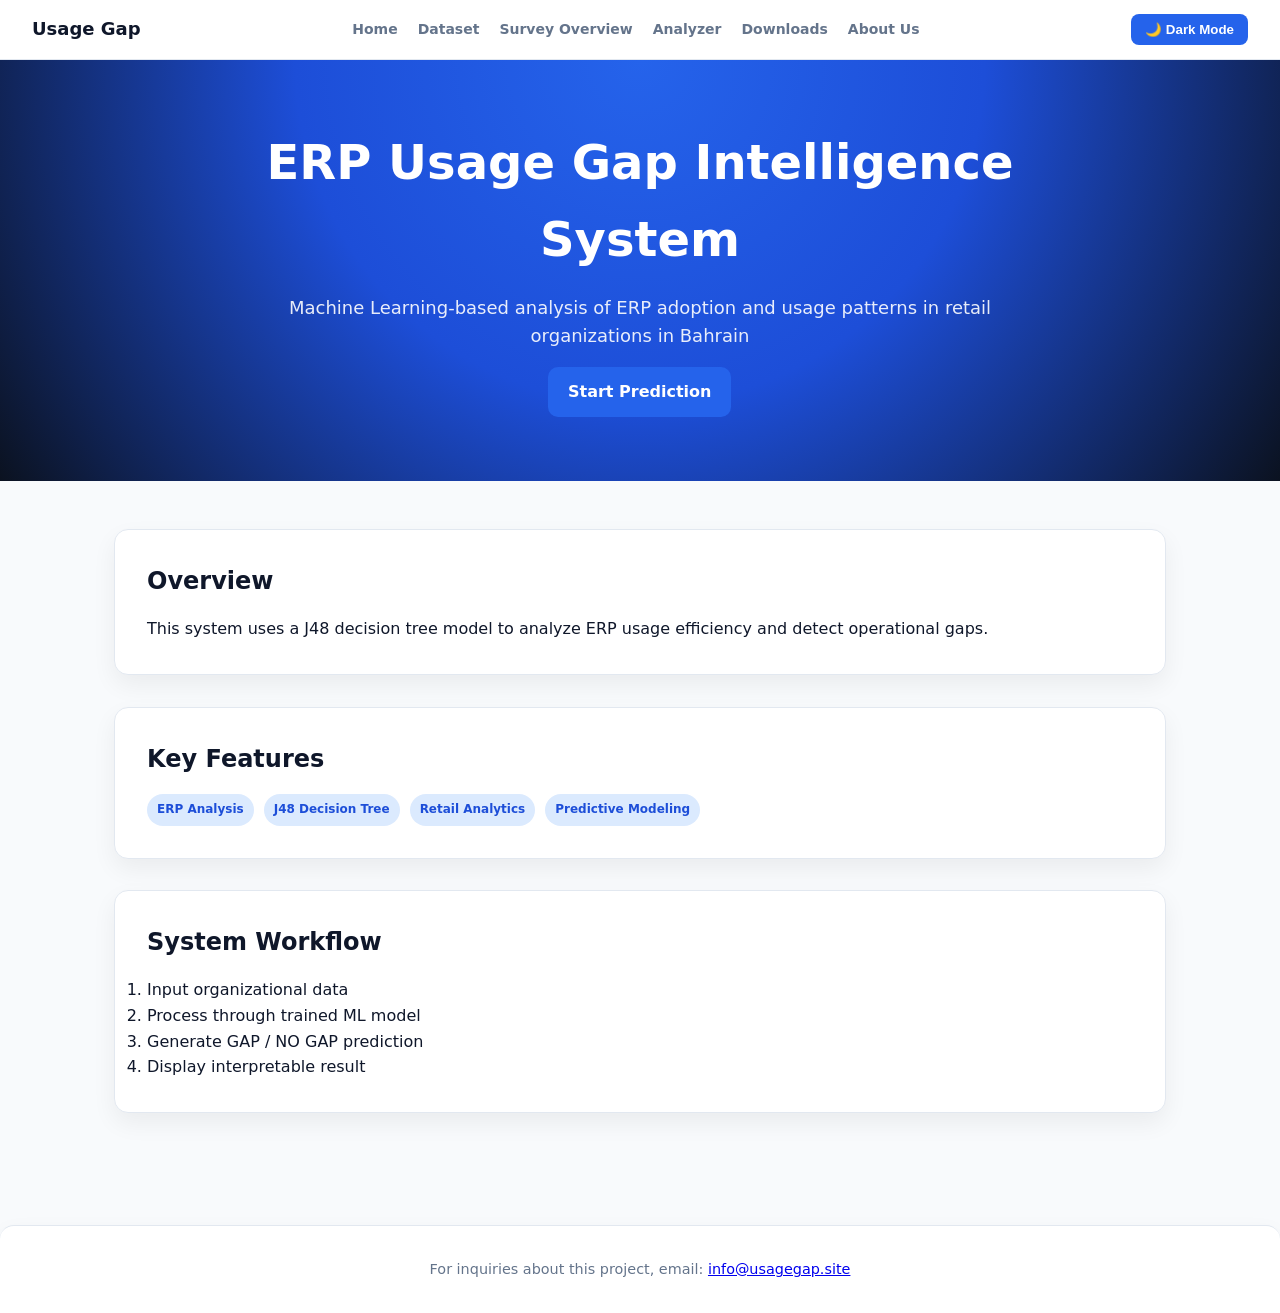
<file: website/src/main/resources/public/index.html>
<!doctype html>
<html lang="en">
<head>
<meta charset="UTF-8" />
<meta name="viewport" content="width=device-width, initial-scale=1.0"/>
<title>ERP Research Portal</title>
<link rel="stylesheet" href="theme.css"/>
</head>

<script src="mode.js"></script>
<script src="motion.js"></script>
<body>

<div id="navbar"></div>
<script>
// mode.js
fetch("navbar.html")
  .then(r => r.text())
  .then(d => {
    // Insert navbar
    document.getElementById("navbar").innerHTML = d;

    // Now the button exists
    const toggle = document.getElementById("darkModeToggle");
    const html = document.documentElement;

    // Apply saved theme
    const savedTheme = localStorage.getItem("theme");
    if (savedTheme === "dark") {
      html.setAttribute("data-theme", "dark");
      toggle.textContent = "☀️ Light Mode";
    } else {
      toggle.textContent = "🌙 Dark Mode";
    }

    // Add click listener
    toggle.addEventListener("click", () => {
      if (html.getAttribute("data-theme") === "dark") {
        html.removeAttribute("data-theme");
        localStorage.setItem("theme", "light");
        toggle.textContent = "🌙 Dark Mode";
      } else {
        html.setAttribute("data-theme", "dark");
        localStorage.setItem("theme", "dark");
        toggle.textContent = "☀️ Light Mode";
      }
    });
  });
</script>

<header class="hero">
  <h1>ERP Usage Gap Intelligence System</h1>
  <p>Machine Learning-based analysis of ERP adoption and usage patterns in retail organizations in Bahrain</p>
  <a class="btn" href="analyzer.html">Start Prediction</a>
</header>

<main class="container">

  <div class="section">
    <h2>Overview</h2>
    <p>
      This system uses a J48 decision tree model to analyze ERP usage efficiency and detect operational gaps.
    </p>
  </div>

  <div class="section">
    <h2>Key Features</h2>

    <div style="display:flex;flex-wrap:wrap;gap:10px">
      <span class="tag">ERP Analysis</span>
      <span class="tag">J48 Decision Tree</span>
      <span class="tag">Retail Analytics</span>
      <span class="tag">Predictive Modeling</span>
    </div>

  </div>

  <div class="section">
    <h2>System Workflow</h2>
    <ol>
      <li>Input organizational data</li>
      <li>Process through trained ML model</li>
      <li>Generate GAP / NO GAP prediction</li>
      <li>Display interpretable result</li>
    </ol>
  </div>

</main>

<footer class="footer">
  <p>
    For inquiries about this project, email:
    <a href="mailto:info@usagegap.site">info@usagegap.site</a>
  </p>
</footer>
</body>
</html>
</file>
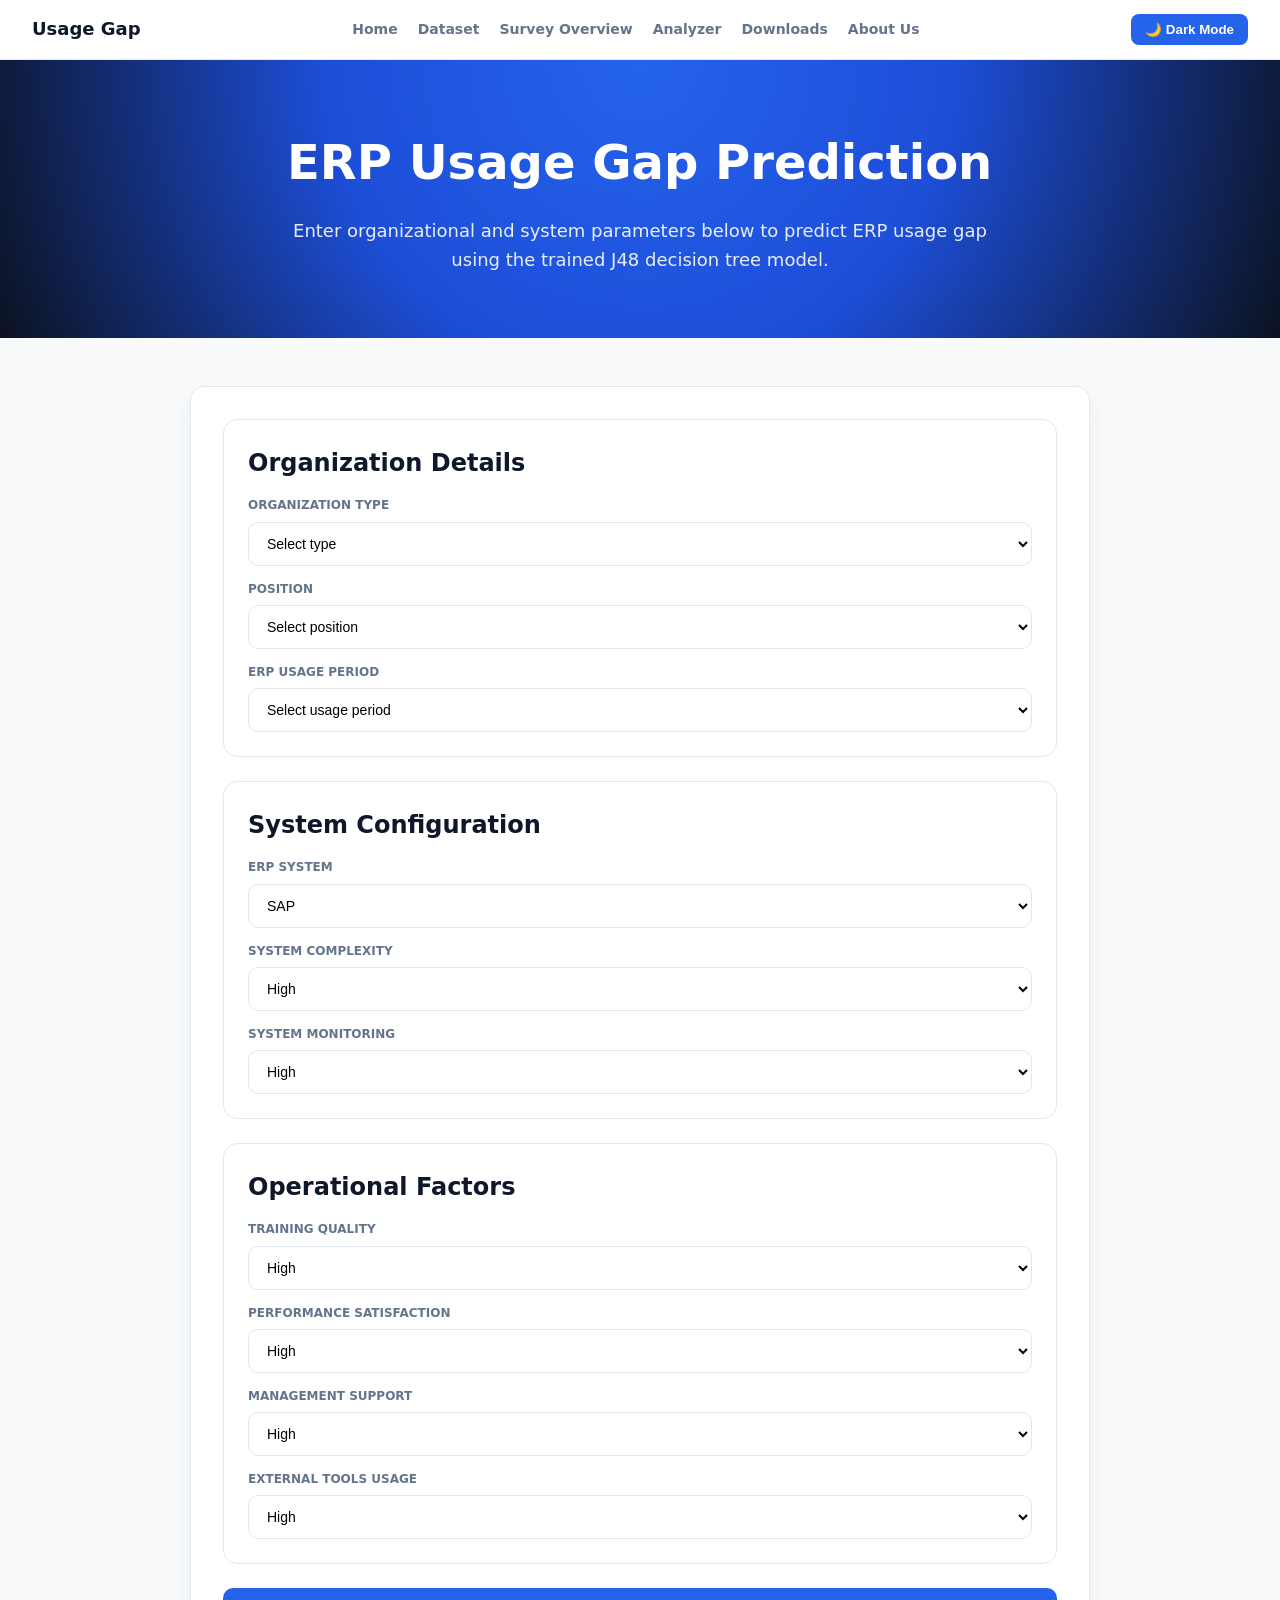
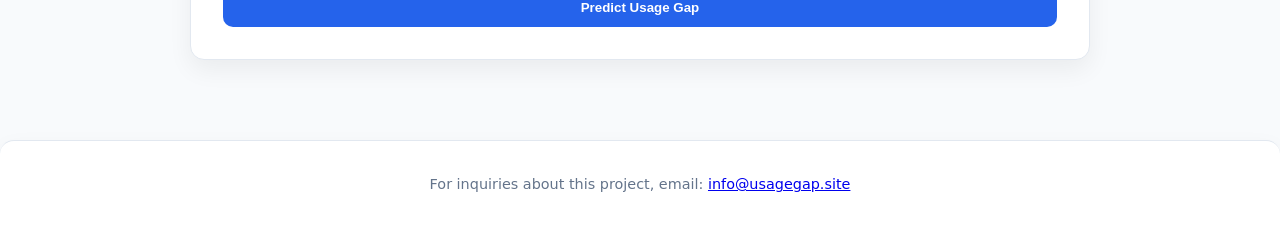
<file: website/src/main/resources/public/analyzer.html>
<!doctype html>
<html lang="en">
<head>
  <meta charset="UTF-8" />
  <meta name="viewport" content="width=device-width, initial-scale=1.0" />
  <title>ERP Usage Gap Prediction</title>
  <link rel="stylesheet" href="theme.css" />
</head>

<script src="mode.js"></script>
<script src="motion.js"></script>
<body>

<!-- NAVBAR -->
<div id="navbar"></div>

<script>
// mode.js
fetch("navbar.html")
  .then(r => r.text())
  .then(d => {
    // Insert navbar
    document.getElementById("navbar").innerHTML = d;

    // Now the button exists
    const toggle = document.getElementById("darkModeToggle");
    const html = document.documentElement;

    // Apply saved theme
    const savedTheme = localStorage.getItem("theme");
    if (savedTheme === "dark") {
      html.setAttribute("data-theme", "dark");
      toggle.textContent = "☀️ Light Mode";
    } else {
      toggle.textContent = "🌙 Dark Mode";
    }

    // Add click listener
    toggle.addEventListener("click", () => {
      if (html.getAttribute("data-theme") === "dark") {
        html.removeAttribute("data-theme");
        localStorage.setItem("theme", "light");
        toggle.textContent = "🌙 Dark Mode";
      } else {
        html.setAttribute("data-theme", "dark");
        localStorage.setItem("theme", "dark");
        toggle.textContent = "☀️ Light Mode";
      }
    });
  });
</script>

<!-- ================= HERO HEADER ================= -->
<header class="hero">
  <h1>ERP Usage Gap Prediction</h1>
  <p>
    Enter organizational and system parameters below to predict ERP usage gap using the trained J48 decision tree model.
  </p>
</header>

<!-- ================= FORM ================= -->
<main class="container">

  <div class="form-container">

    <form action="/predict" method="POST">

      <!-- SECTION 1 -->
      <div class="form-section">
        <h2>Organization Details</h2>

        <div class="form-group">
          <label>Organization Type</label>
          <select name="ORG_TYPE" required>
            <option value="">Select type</option>
            <option>Supermarket / Hypermarket</option>
            <option>Clothing / Fashion</option>
            <option>Electronics</option>
            <option>Pharmacy</option>
            <option>Other</option>
          </select>
        </div>

        <div class="form-group">
          <label>Position</label>
          <select name="POSITION" required>
            <option value="">Select position</option>
            <option>Clerk / Staff</option>
            <option>Manager</option>
            <option>Supervisor</option>
            <option>Senior Management</option>
          </select>
        </div>

        <div class="form-group">
          <label>ERP Usage Period</label>
          <select name="USG_PERIOD" required>
            <option value="">Select usage period</option>
            <option value="lt6m">Less than 6 months</option>
            <option value="6m_1y">6 months to 1 year</option>
            <option value="1_2y">1 to 2 years</option>
            <option value="2_5y">2 to 5 years</option>
            <option value="gt5y">More than 5 years</option>
          </select>
        </div>

      </div>

      <!-- SECTION 2 -->
      <div class="form-section">
        <h2>System Configuration</h2>

        <div class="form-group">
          <label>ERP System</label>
          <select name="ERP_SYS" required>
            <option>SAP</option>
            <option>Oracle</option>
            <option>Microsoft Dynamics</option>
            <option>Odoo</option>
          </select>
        </div>

        <div class="form-group">
          <label>System Complexity</label>
          <select name="COMPLEXITY">
            <option>High</option>
            <option>Low</option>
          </select>
        </div>

        <div class="form-group">
          <label>System Monitoring</label>
          <select name="MONITOR">
            <option>High</option>
            <option>Low</option>
          </select>
        </div>

      </div>

      <!-- SECTION 3 -->
      <div class="form-section">
        <h2>Operational Factors</h2>

        <div class="form-group">
          <label>Training Quality</label>
          <select name="TRAINING">
            <option>High</option>
            <option>Low</option>
          </select>
        </div>

        <div class="form-group">
          <label>Performance Satisfaction</label>
          <select name="PERFORMANCE">
            <option>High</option>
            <option>Low</option>
          </select>
        </div>

        <div class="form-group">
          <label>Management Support</label>
          <select name="MGT_SUPPORT">
            <option>High</option>
            <option>Low</option>
          </select>
        </div>

        <div class="form-group">
          <label>External Tools Usage</label>
          <select name="EXTERNAL_TOOLS">
            <option>High</option>
            <option>Low</option>
          </select>
        </div>

      </div>

      <!-- SUBMIT -->
      <button class="btn" type="submit">Predict Usage Gap</button>

    </form>

  </div>

</main>

<footer class="footer">
  <p>
    For inquiries about this project, email:
    <a href="mailto:info@usagegap.site">info@usagegap.site</a>
  </p>
</footer>
</body>
</html>
</file>
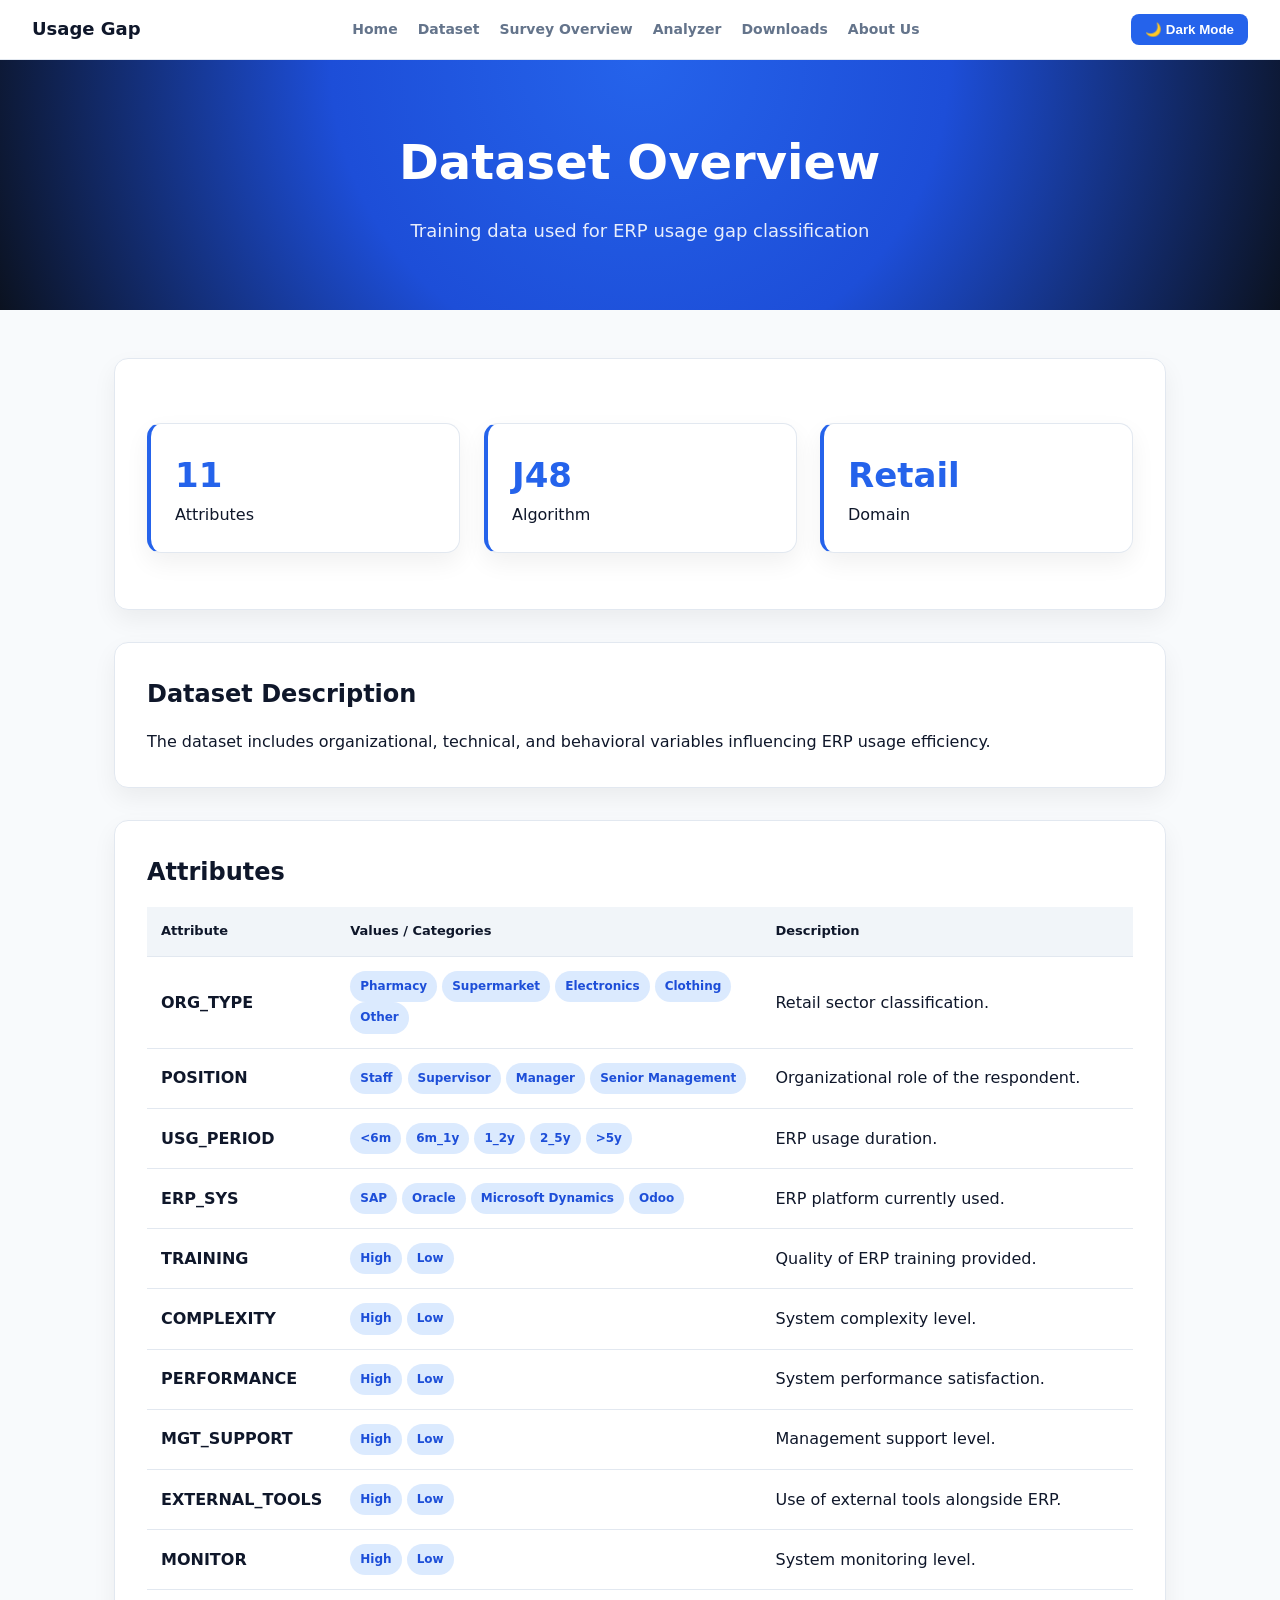
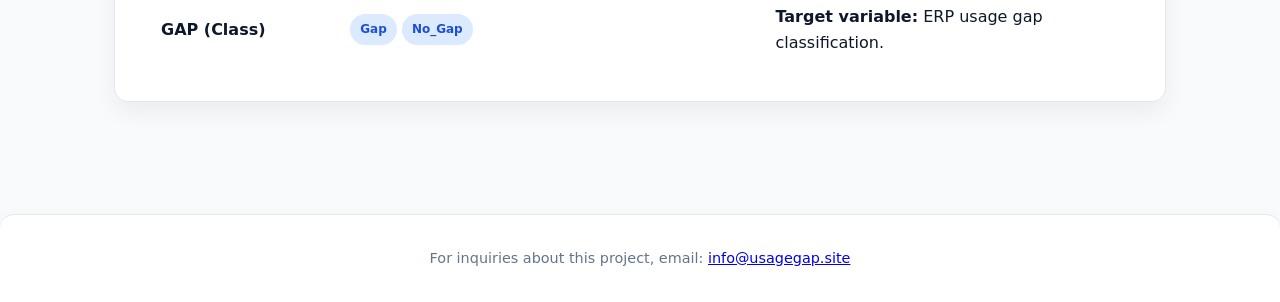
<file: website/src/main/resources/public/dataset.html>
<!doctype html>
<html lang="en">
<head>
<meta charset="UTF-8"/>
<meta name="viewport" content="width=device-width, initial-scale=1.0"/>
<title>Dataset</title>
<link rel="stylesheet" href="theme.css"/>
</head>

<script src="mode.js"></script>
<script src="motion.js"></script>
<body>

<div id="navbar"></div>
<script>
// mode.js
fetch("navbar.html")
  .then(r => r.text())
  .then(d => {
    // Insert navbar
    document.getElementById("navbar").innerHTML = d;

    // Now the button exists
    const toggle = document.getElementById("darkModeToggle");
    const html = document.documentElement;

    // Apply saved theme
    const savedTheme = localStorage.getItem("theme");
    if (savedTheme === "dark") {
      html.setAttribute("data-theme", "dark");
      toggle.textContent = "☀️ Light Mode";
    } else {
      toggle.textContent = "🌙 Dark Mode";
    }

    // Add click listener
    toggle.addEventListener("click", () => {
      if (html.getAttribute("data-theme") === "dark") {
        html.removeAttribute("data-theme");
        localStorage.setItem("theme", "light");
        toggle.textContent = "🌙 Dark Mode";
      } else {
        html.setAttribute("data-theme", "dark");
        localStorage.setItem("theme", "dark");
        toggle.textContent = "☀️ Light Mode";
      }
    });
  });
</script>

<header class="hero">
  <h1>Dataset Overview</h1>
  <p>Training data used for ERP usage gap classification</p>
</header>

<main class="container">

  <div class="section">

    <div class="stats">

      <div class="card">
        <h2>11</h2>
        <p>Attributes</p>
      </div>

      <div class="card">
        <h2>J48</h2>
        <p>Algorithm</p>
      </div>

      <div class="card">
        <h2>Retail</h2>
        <p>Domain</p>
      </div>

    </div>

  </div>

  <div class="section">
    <h2>Dataset Description</h2>
    <p>
      The dataset includes organizational, technical, and behavioral variables influencing ERP usage efficiency.
    </p>
  </div>

  <div class="section">
    <h2>Attributes</h2>

            <div class="table-wrapper">
            <table>

                <thead>
                    <tr>
                        <th>Attribute</th>
                        <th>Values / Categories</th>
                        <th>Description</th>
                    </tr>
                </thead>

                <tbody>

                    <tr>
                        <td><strong>ORG_TYPE</strong></td>
                        <td>
                            <span class="tag">Pharmacy</span>
                            <span class="tag">Supermarket</span>
                            <span class="tag">Electronics</span>
                            <span class="tag">Clothing</span>
                            <span class="tag">Other</span>
                        </td>
                        <td>Retail sector classification.</td>
                    </tr>

                    <tr>
                        <td><strong>POSITION</strong></td>
                        <td>
                            <span class="tag">Staff</span>
                            <span class="tag">Supervisor</span>
                            <span class="tag">Manager</span>
                            <span class="tag">Senior Management</span>
                        </td>
                        <td>Organizational role of the respondent.</td>
                    </tr>

                    <tr>
                        <td><strong>USG_PERIOD</strong></td>
                        <td>
                            <span class="tag">&lt;6m</span>
                            <span class="tag">6m_1y</span>
                            <span class="tag">1_2y</span>
                            <span class="tag">2_5y</span>
                            <span class="tag">&gt;5y</span>
                        </td>
                        <td>ERP usage duration.</td>
                    </tr>

                    <tr>
                        <td><strong>ERP_SYS</strong></td>
                        <td>
                            <span class="tag">SAP</span>
                            <span class="tag">Oracle</span>
                            <span class="tag">Microsoft Dynamics</span>
                            <span class="tag">Odoo</span>
                        </td>
                        <td>ERP platform currently used.</td>
                    </tr>

                    <tr>
                        <td><strong>TRAINING</strong></td>
                        <td>
                            <span class="tag">High</span>
                            <span class="tag">Low</span>
                        </td>
                        <td>Quality of ERP training provided.</td>
                    </tr>

                    <tr>
                        <td><strong>COMPLEXITY</strong></td>
                        <td>
                            <span class="tag">High</span>
                            <span class="tag">Low</span>
                        </td>
                        <td>System complexity level.</td>
                    </tr>

                    <tr>
                        <td><strong>PERFORMANCE</strong></td>
                        <td>
                            <span class="tag">High</span>
                            <span class="tag">Low</span>
                        </td>
                        <td>System performance satisfaction.</td>
                    </tr>

                    <tr>
                        <td><strong>MGT_SUPPORT</strong></td>
                        <td>
                            <span class="tag">High</span>
                            <span class="tag">Low</span>
                        </td>
                        <td>Management support level.</td>
                    </tr>

                    <tr>
                        <td><strong>EXTERNAL_TOOLS</strong></td>
                        <td>
                            <span class="tag">High</span>
                            <span class="tag">Low</span>
                        </td>
                        <td>Use of external tools alongside ERP.</td>
                    </tr>

                    <tr>
                        <td><strong>MONITOR</strong></td>
                        <td>
                            <span class="tag">High</span>
                            <span class="tag">Low</span>
                        </td>
                        <td>System monitoring level.</td>
                    </tr>

                    <tr>
                        <td><strong>GAP (Class)</strong></td>
                        <td>
                            <span class="tag">Gap</span>
                            <span class="tag">No_Gap</span>
                        </td>
                        <td>
                            <strong>Target variable:</strong> ERP usage gap classification.
                        </td>
                    </tr>

                </tbody>

            </table>

  </div>

</main>

<footer class="footer">
  <p>
    For inquiries about this project, email:
    <a href="mailto:info@usagegap.site">info@usagegap.site</a>
  </p>
</footer>
</body>
</html>
</file>
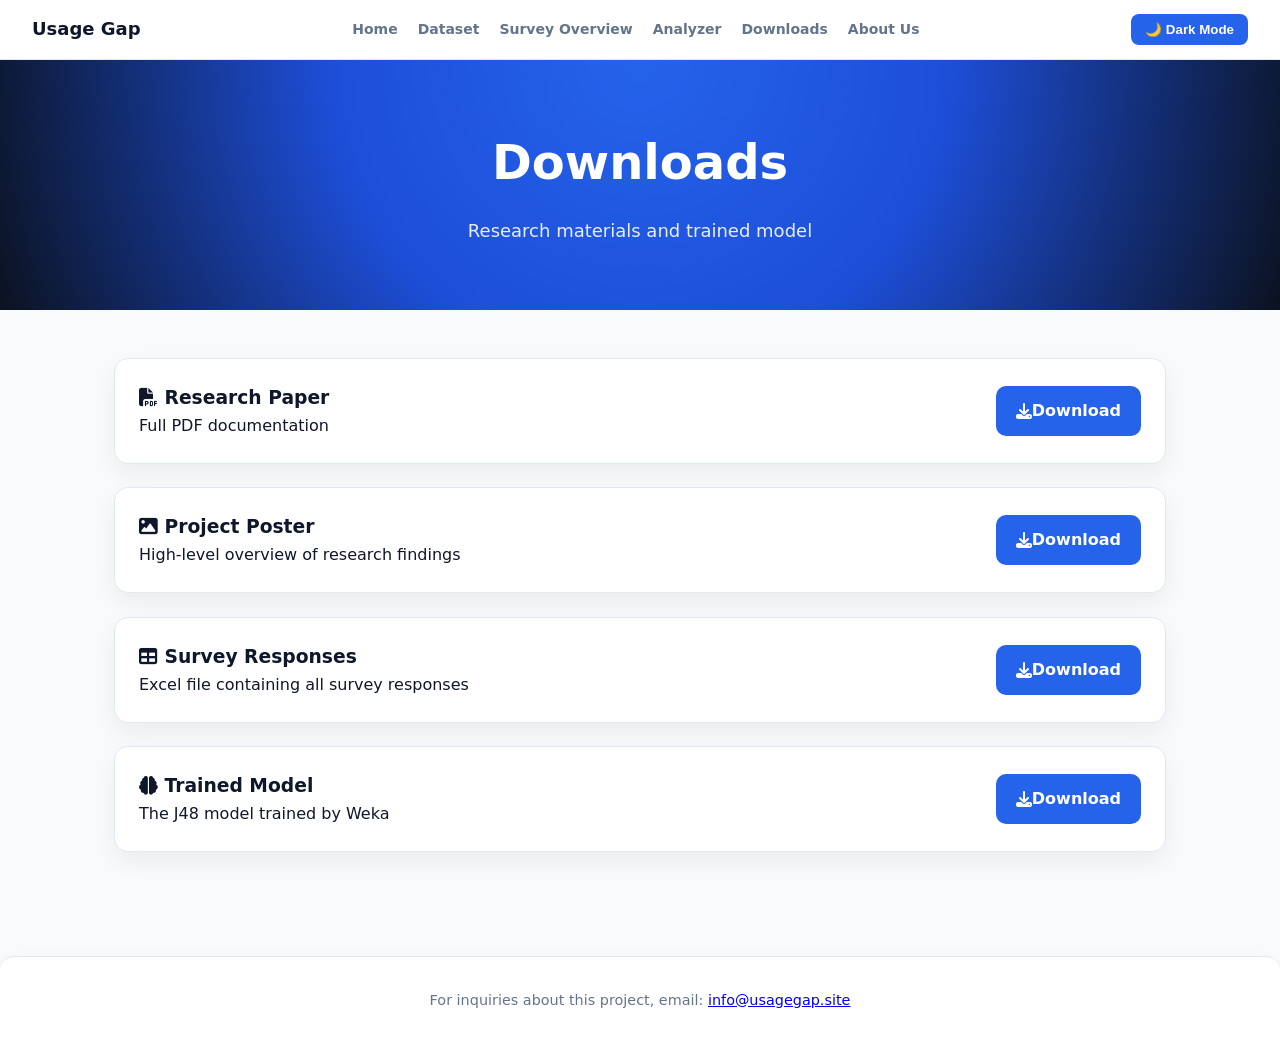
<file: website/src/main/resources/public/download.html>
<!doctype html>
<html>
  <head>
    <title>Downloads</title>
    <link rel="stylesheet" href="theme.css" />
    <link
      rel="stylesheet"
      href="https://cdnjs.cloudflare.com/ajax/libs/font-awesome/6.5.0/css/all.min.css"
    />
    <meta name="viewport" content="width=device-width, initial-scale=1.0" />
  </head>

  <script src="motion.js"></script>
  <body>
    <div id="navbar"></div>
    <script src="mode.js"></script>
    <script>
      // mode.js
      fetch("navbar.html")
        .then((r) => r.text())
        .then((d) => {
          // Insert navbar
          document.getElementById("navbar").innerHTML = d;

          // Now the button exists
          const toggle = document.getElementById("darkModeToggle");
          const html = document.documentElement;

          // Apply saved theme
          const savedTheme = localStorage.getItem("theme");
          if (savedTheme === "dark") {
            html.setAttribute("data-theme", "dark");
            toggle.textContent = "☀️ Light Mode";
          } else {
            toggle.textContent = "🌙 Dark Mode";
          }

          // Add click listener
          toggle.addEventListener("click", () => {
            if (html.getAttribute("data-theme") === "dark") {
              html.removeAttribute("data-theme");
              localStorage.setItem("theme", "light");
              toggle.textContent = "🌙 Dark Mode";
            } else {
              html.setAttribute("data-theme", "dark");
              localStorage.setItem("theme", "dark");
              toggle.textContent = "☀️ Light Mode";
            }
          });
        });
    </script>
    <header class="hero">
      <h1>Downloads</h1>
      <p>Research materials and trained model</p>
    </header>

    <main class="container">
      <div class="download-card">
        <div>
          <h3><i class="fa-solid fa-file-pdf"></i> Research Paper</h3>
          <p>Full PDF documentation</p>
        </div>
        <a class="btn" href="full-research.pdf">
          <i class="fa-solid fa-download"></i> Download
        </a>
      </div>

      <div class="download-card">
        <div>
          <h3><i class="fa-solid fa-image"></i> Project Poster</h3>
          <p>High-level overview of research findings</p>
        </div>
        <a class="btn" href="poster.pdf">
          <i class="fa-solid fa-download"></i> Download
        </a>
      </div>

      <div class="download-card">
        <div>
          <h3><i class="fa-solid fa-table"></i> Survey Responses</h3>
          <p>Excel file containing all survey responses</p>
        </div>
        <a class="btn" href="responses.xlsx">
          <i class="fa-solid fa-download"></i> Download
        </a>
      </div>

      <div class="download-card">
        <div>
          <h3><i class="fa-solid fa-brain"></i> Trained Model</h3>
          <p>The J48 model trained by Weka</p>
        </div>
        <a class="btn" href="T1.model">
          <i class="fa-solid fa-download"></i> Download
        </a>
      </div>
    </main>
    <footer class="footer">
      <p>
        For inquiries about this project, email:
        <a href="mailto:info@usagegap.site">info@usagegap.site</a>
      </p>
    </footer>
  </body>
</html>
</file>
<file: website/src/main/resources/public/theme.css>
/* =========================================================
   ERP RESEARCH PORTAL — MODERN DESIGN SYSTEM (REBUILT)
========================================================= */

/* =========================
   RESET
========================= */

* {
  margin: 0;
  padding: 0;
  box-sizing: border-box;
}

html {
  scroll-behavior: smooth;
}

body {
  font-family: Inter, "Segoe UI", system-ui, sans-serif;
  line-height: 1.6;
  background: var(--bg);
  color: var(--text);
}

/* =========================
   DESIGN TOKENS
========================= */

:root {
  /* BRAND */
  --primary: #2563eb;
  --primary-dark: #1d4ed8;
  --secondary: #7c3aed;

  /* STATUS */
  --success: #10b981;
  --danger: #ef4444;
  --warning: #f59e0b;

  /* BACKGROUND */
  --bg: #f8fafc;
  --surface: #ffffff;
  --surface-2: #f1f5f9;

  /* TEXT */
  --text: #0f172a;
  --text-light: #64748b;

  /* UI */
  --border: #e2e8f0;
  --shadow: 0 10px 25px rgba(0, 0, 0, 0.06);

  --radius: 14px;

  /* SPACING */
  --s1: 4px;
  --s2: 8px;
  --s3: 12px;
  --s4: 16px;
  --s5: 24px;
  --s6: 32px;
  --s7: 48px;
  --s8: 64px;
}

/* =========================
   DARK MODE
========================= */
/* Always light, even in dark mode */
.container .kpi-card,
.container .chart-card,
.container .form-container {
  background: #fff !important;
  color: #0f172a !important;
  border-color: #e2e8f0 !important;
  box-shadow: 0 10px 25px rgba(0,0,0,0.06) !important;
}

[data-theme="dark"] {
  /* Main background & surfaces */
  --bg: #0a0f1b;           /* very dark main background */
  --surface: #111827;      /* form sections, cards */
  --surface-2: #1f2937;    /* secondary surfaces like hover states, select dropdowns */

  /* Text */
  --text: #f0f4f8;         /* main readable text */
  --text-light: #94a3b8;   /* secondary/muted text */
  
  /* Borders and shadows */
  --border: rgba(255, 255, 255, 0.12);   /* subtle border for inputs & sections */
  --shadow: 0 12px 30px rgba(0, 0, 0, 0.5); /* deeper shadow for floating elements */

  /* Brand / highlights */
  --primary: #2563eb;       /* blue (hero gradient & buttons) */
  --primary-dark: #1e40af;  /* hover for buttons */
  --secondary: #7c3aed;     /* purple accents */
  --success: #10b981;
  --danger: #ef4444;
  --warning: #f59e0b;
}

/* ================= Dark form tweaks ================= */
[data-theme="dark"] .form-container,
[data-theme="dark"] .form-section {
  background: var(--surface);
  border: 1px solid var(--border);
  color: var(--text);
}

[data-theme="dark"] label {
  color: var(--text-light);
}

[data-theme="dark"] input,
[data-theme="dark"] select,
[data-theme="dark"] textarea {
  background: var(--surface-2);
  border: 1px solid var(--border);
  color: var(--text);
}

[data-theme="dark"] input:focus,
[data-theme="dark"] select:focus,
[data-theme="dark"] textarea:focus {
  border-color: var(--primary);
  box-shadow: 0 0 0 4px rgba(37, 99, 235, 0.15);
}

[data-theme="dark"] button.btn {
  background: var(--primary);
  color: #fff;
}

[data-theme="dark"] button.btn:hover {
  background: var(--primary-dark);
  transform: translateY(-1px);
}

/* Footer */
[data-theme="dark"] .footer {
  background: var(--surface);
  color: var(--text-light);
  border-top: 1px solid var(--border);
  box-shadow: var(--shadow);
}

/* Hero stays blue — untouched */
[data-theme="dark"] .hero {
  background: radial-gradient(circle at top, #2563eb, #1d4ed8 45%, var(--bg));
  color: white;
}

[data-theme="dark"] .footer {
  /* override dark mode variables specifically for footer */
  background: var(--surface) !important;
  color: var(--text) !important;
  border-top: 1px solid var(--border) !important;
}

[data-theme="dark"] .footer a {
  color: var(--primary) !important;
}

/* =========================
   LAYOUT
========================= */

.container {
  max-width: 1100px;
  margin: auto;
  padding: var(--s7) var(--s5);
  gap: var(--s5);
}

.section {
  background: var(--surface);
  border: 1px solid var(--border);
  border-radius: var(--radius);
  padding: var(--s6);
  margin-bottom: var(--s6);
  box-shadow: var(--shadow);
  display: flex;
  flex-direction: column;
  gap: var(--s4);
}

/* =========================
   NAVBAR (MODERN CLEAN)
========================= */

.navbar {
  position: sticky;
  top: 0;
  z-index: 999;

  display: flex;
  justify-content: space-between;
  align-items: center;

  padding: 14px 32px;

  background: rgba(255, 255, 255, 0.85);
  backdrop-filter: blur(14px);

  border-bottom: 1px solid var(--border);
  background: var(--surface);           /* use variable instead of fixed rgba */
  color: var(--text);                   /* use text variable */
}

.navbar .brand {
  font-weight: 800;
  font-size: 18px;
  color: var(--text);
  text-decoration: none;
}

.nav-links {
  display: flex;
  gap: 20px;
}

.navbar a {
  color: var(--text-light);
  text-decoration: none;
  font-size: 14px;
  font-weight: 600;
  position: relative;
  transition: 0.2s;
}

.navbar a:hover {
  color: var(--primary);
  transform: scale(1.2);
}

/* =========================
   HERO (CLEAN SaaS STYLE)
========================= */

.hero {
  padding: var(--s8) var(--s5);
  text-align: center;

  background: radial-gradient(circle at top, #2563eb, #1d4ed8 45%, #0b1220);

  color: white;

  display: flex;
  flex-direction: column;
  align-items: center;
  gap: var(--s4);
}

.hero h1 {
  font-size: 48px;
  max-width: 900px;
}

.hero p {
  font-size: 18px;
  max-width: 720px;
  opacity: 0.9;
}

/* =========================
   BUTTONS
========================= */

.btn,
button,
.dl-btn,
a.btn {
  display: inline-flex;
  align-items: center;
  justify-content: center;

  padding: 12px 20px;
  border-radius: 10px;

  border: none;
  cursor: pointer;

  background: var(--primary);
  color: white;

  font-weight: 600;
  text-decoration: none;

  transition: 0.2s;
}

.btn:hover,
button:hover,
.dl-btn:hover {
  background: var(--primary-dark);
  transform: translateY(-1px);
}

/* =========================
   CARDS
========================= */

.card,
.download-card,
.form-container,
.poster-frame,
.result-card {
  background: var(--surface);
  border: 1px solid var(--border);
  border-radius: var(--radius);
  box-shadow: var(--shadow);
  margin-bottom: var(--s5);
}

/* =========================
   STATS
========================= */

.stats {
  display: grid;
  grid-template-columns: repeat(auto-fit, minmax(220px, 1fr));
  gap: var(--s5);
  margin-top: var(--s6);
}

.stats .card {
  padding: var(--s5);
  border-left: 4px solid var(--primary);
}

.stats h2 {
  font-size: 34px;
  color: var(--primary);
}

/* =========================
   TABLES (MODERNIZED)
========================= */

.table-wrapper {
  overflow-x: auto;
}

table {
  width: 100%;
  border-collapse: collapse;
}

th {
  text-align: left;
  padding: 14px;
  background: var(--surface-2);
  font-size: 13px;
}

td {
  padding: 14px;
  border-top: 1px solid var(--border);
}

tr:hover {
  background: var(--surface-2);
}

/* =========================
   FORMS (ANALYZER FIXED UX)
========================= */

.form-container {
  max-width: 900px;
  margin: auto;
  padding: var(--s6);
}

form {
  display: grid;
  grid-template-columns: 1fr 1fr;
  gap: 24px;
}

.form-section {
  grid-column: span 2;

  display: flex;
  flex-direction: column;
  gap: 14px;

  padding: 24px;
  border: 1px solid var(--border);
  border-radius: var(--radius);
  background: var(--surface);
}

.form-group {
  display: flex;
  flex-direction: column;
  gap: 6px;
}

label {
  font-size: 12px;
  font-weight: 700;
  color: var(--text-light);
  text-transform: uppercase;
}

input,
select,
textarea {
  padding: 12px 14px;
  border-radius: 10px;
  border: 1px solid var(--border);
  background: var(--surface);
  font-size: 14px;
}

input:focus,
select:focus,
textarea:focus {
  outline: none;
  border-color: var(--primary);
  box-shadow: 0 0 0 4px rgba(37, 99, 235, 0.15);
}

button {
  grid-column: span 2;
}

/* =========================
   TAGS
========================= */

.tag {
  display: inline-block;
  padding: 6px 10px;
  border-radius: 999px;

  background: #dbeafe;
  color: #1d4ed8;

  font-size: 12px;
  font-weight: 600;
}

/* =========================
   INFO BOX
========================= */

.info {
  padding: 16px;
  border-radius: 12px;

  background: #eff6ff;
  border-left: 4px solid var(--primary);
}

/* =========================
   DOWNLOAD CARDS
========================= */

.download-card {
  display: flex;
  justify-content: space-between;
  align-items: center;
  padding: 24px;
  gap: 20px;
}

/* =========================
   RESULT PAGE
========================= */

.result-page,
.error-page {
  min-height: 100vh;
  display: flex;
  justify-content: center;
  align-items: center;
  background: var(--bg);
}

.result-card,
.error-card {
  max-width: 520px;
  padding: 40px;
  text-align: center;
  border-radius: 16px;
}

/* =========================
   BADGES
========================= */

.badge {
  display: inline-block;
  padding: 14px 26px;
  border-radius: 999px;
  font-weight: 800;
  color: white;
}

.badge-gap {
  background: linear-gradient(135deg, #ef4444, #dc2626);
}

.badge-no-gap {
  background: linear-gradient(135deg, #10b981, #059669);
}

/* =========================
   RESPONSIVE
========================= */

@media (max-width: 768px) {
  .hero h1 {
    font-size: 34px;
  }

  form {
    grid-template-columns: 1fr;
  }

  button {
    grid-column: span 1;
  }

  .navbar {
    flex-direction: column;
    gap: 10px;
  }

  .nav-links {
    flex-wrap: wrap;
    justify-content: center;
  }

  .download-card {
    flex-direction: column;
    align-items: flex-start;
  }
}

.card img {
  box-shadow: 0 4px 10px rgba(0, 0, 0, 0.08);
}

.error-card {
  max-width: 600px;
  margin: auto;
  text-align: center;
}

/* =========================
   MOTION SYSTEM (NEW)
========================= */

/* Base animation state */
.reveal {
  opacity: 0;
  transform: translateY(24px);
  transition: all 0.8s cubic-bezier(0.2, 0.8, 0.2, 1);
  will-change: transform, opacity;
}

.reveal.visible {
  opacity: 1;
  transform: translateY(0);
}

/* HERO DRAMATIC ENTRY */
.hero h1 {
  animation: heroTitle 1s ease-out both;
}

.hero p {
  animation: heroText 1.2s ease-out both;
  animation-delay: 0.2s;
}

.hero .btn {
  animation: heroButton 1.4s ease-out both;
  animation-delay: 0.4s;
}

@keyframes heroTitle {
  from {
    opacity: 0;
    transform: translateY(40px) scale(0.98);
  }
  to {
    opacity: 1;
    transform: translateY(0) scale(1);
  }
}

@keyframes heroText {
  from {
    opacity: 0;
    transform: translateY(25px);
  }
  to {
    opacity: 0.9;
    transform: translateY(0);
  }
}

@keyframes heroButton {
  from {
    opacity: 0;
    transform: translateY(20px) scale(0.95);
  }
  to {
    opacity: 1;
    transform: translateY(0) scale(1);
  }
}

/* CARD FLOAT EFFECT (hover interaction upgrade) */
.card,
.section,
.download-card {
  transition:
    transform 0.3s ease,
    box-shadow 0.3s ease;
}

.card:hover,
.section:hover,
.download-card:hover {
  transform: translateY(-6px);
  box-shadow: 0 18px 40px rgba(0, 0, 0, 0.12);
}

/* STAGGER ANIMATION HELP */
.stagger > * {
  opacity: 0;
  transform: translateY(18px);
  animation: staggerIn 0.6s ease forwards;
}

.stagger > *:nth-child(1) {
  animation-delay: 0.05s;
}
.stagger > *:nth-child(2) {
  animation-delay: 0.1s;
}
.stagger > *:nth-child(3) {
  animation-delay: 0.15s;
}
.stagger > *:nth-child(4) {
  animation-delay: 0.2s;
}

@keyframes staggerIn {
  to {
    opacity: 1;
    transform: translateY(0);
  }
}

/* SMOOTH PAGE ENTRY */
body {
  animation: pageIn 0.6s ease-out;
}

@keyframes pageIn {
  from {
    opacity: 0;
    filter: blur(6px);
  }
  to {
    opacity: 1;
    filter: blur(0);
  }
}

/* =========================
   PROFILE STYLE (UNIFIED LOOK)
========================= */

.profile-card {
  display: flex;
  align-items: center;
  gap: 18px;

  padding: 16px;
  border-radius: 14px;

  background: var(--surface);
  border: 1px solid var(--border);

  transition:
    transform 0.3s ease,
    box-shadow 0.3s ease;
}

.profile-card:hover {
  transform: translateY(-8px) scale(1.01);
  box-shadow: 0 22px 50px rgba(0, 0, 0, 0.14);
}

/* SMALL AVATAR STYLE (like personal photo) */
.profile-avatar {
  width: 64px;
  height: 64px;

  object-fit: cover;

  border-radius: 14px;
  background: white;
  padding: 6px;

  box-shadow: 0 6px 16px rgba(0, 0, 0, 0.08);
}

/* TEXT ALIGNMENT */
.profile-info p {
  margin: 0;
  color: var(--text-light);
  line-height: 1.6;
}

@media (max-width: 600px) {
  .profile-card {
    flex-direction: column;
    text-align: center;
  }
}

.footer {
  background: var(--surface);       /* consistent surface color */
  padding: var(--s6);               /* spacing consistent with sections */
  text-align: center;
  font-size: 0.9rem;
  color: var(--text-light);         /* matches secondary text */
  border-top: 1px solid var(--border);
  box-shadow: var(--shadow);        /* consistent shadow effect */
  border-radius: var(--radius) var(--radius) 0 0; /* round top corners only */
  margin-top: var(--s6);
}
</file>
